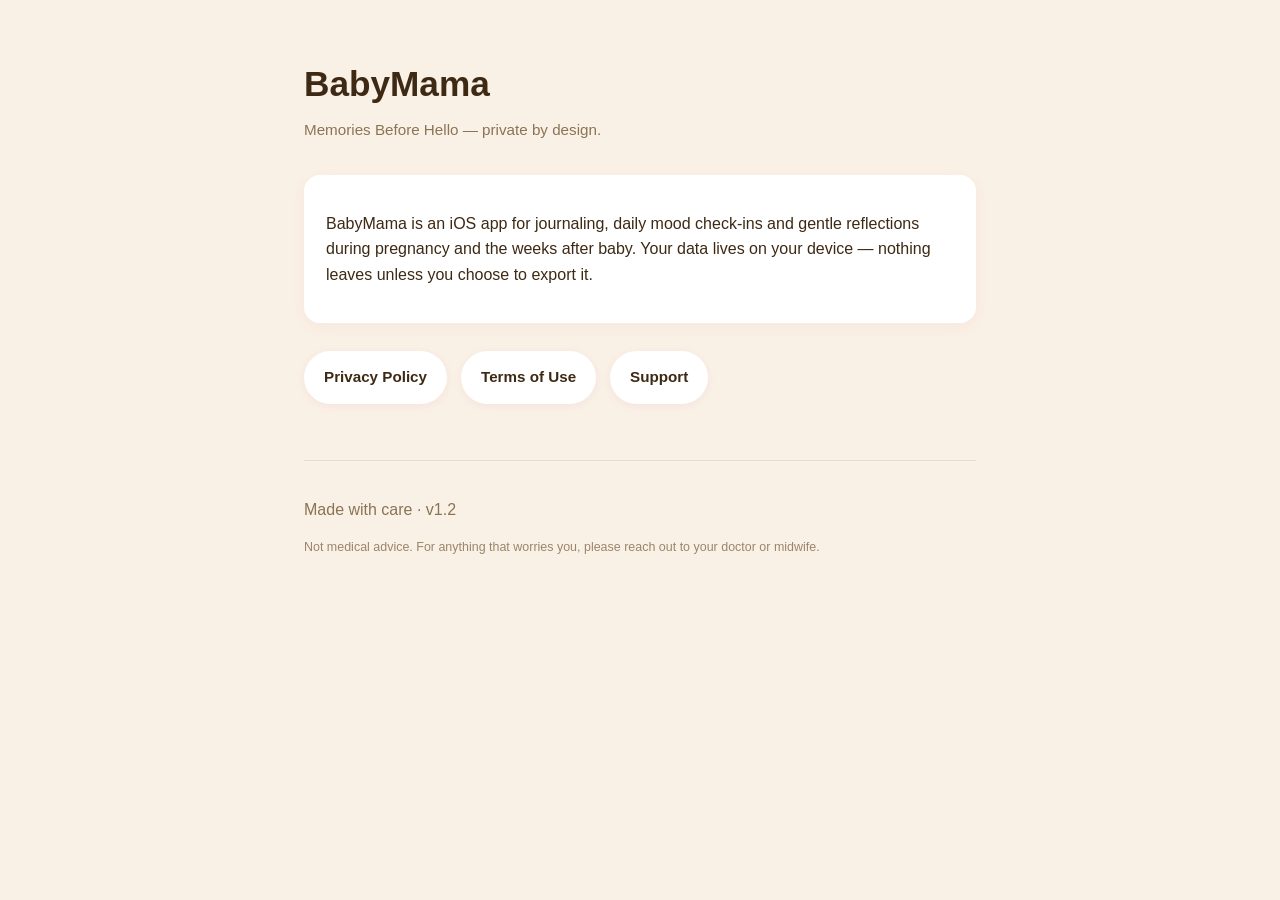
<file: index.html>
<!DOCTYPE html>
<html lang="en">
<head>
<meta charset="UTF-8">
<meta name="viewport" content="width=device-width,initial-scale=1">
<title>BabyMama</title>
<link rel="stylesheet" href="style.css">
</head>
<body>
<main class="wrap">
  <header>
    <h1>BabyMama</h1>
    <p class="tag">Memories Before Hello — private by design.</p>
  </header>

  <section class="card">
    <p>BabyMama is an iOS app for journaling, daily mood check-ins and gentle reflections during pregnancy and the weeks after baby. Your data lives on your device — nothing leaves unless you choose to export it.</p>
  </section>

  <nav class="links">
    <a href="privacy.html">Privacy Policy</a>
    <a href="terms.html">Terms of Use</a>
    <a href="support.html">Support</a>
  </nav>

  <footer>
    <p>Made with care · v1.2</p>
    <p class="fine">Not medical advice. For anything that worries you, please reach out to your doctor or midwife.</p>
  </footer>
</main>
</body>
</html>
</file>
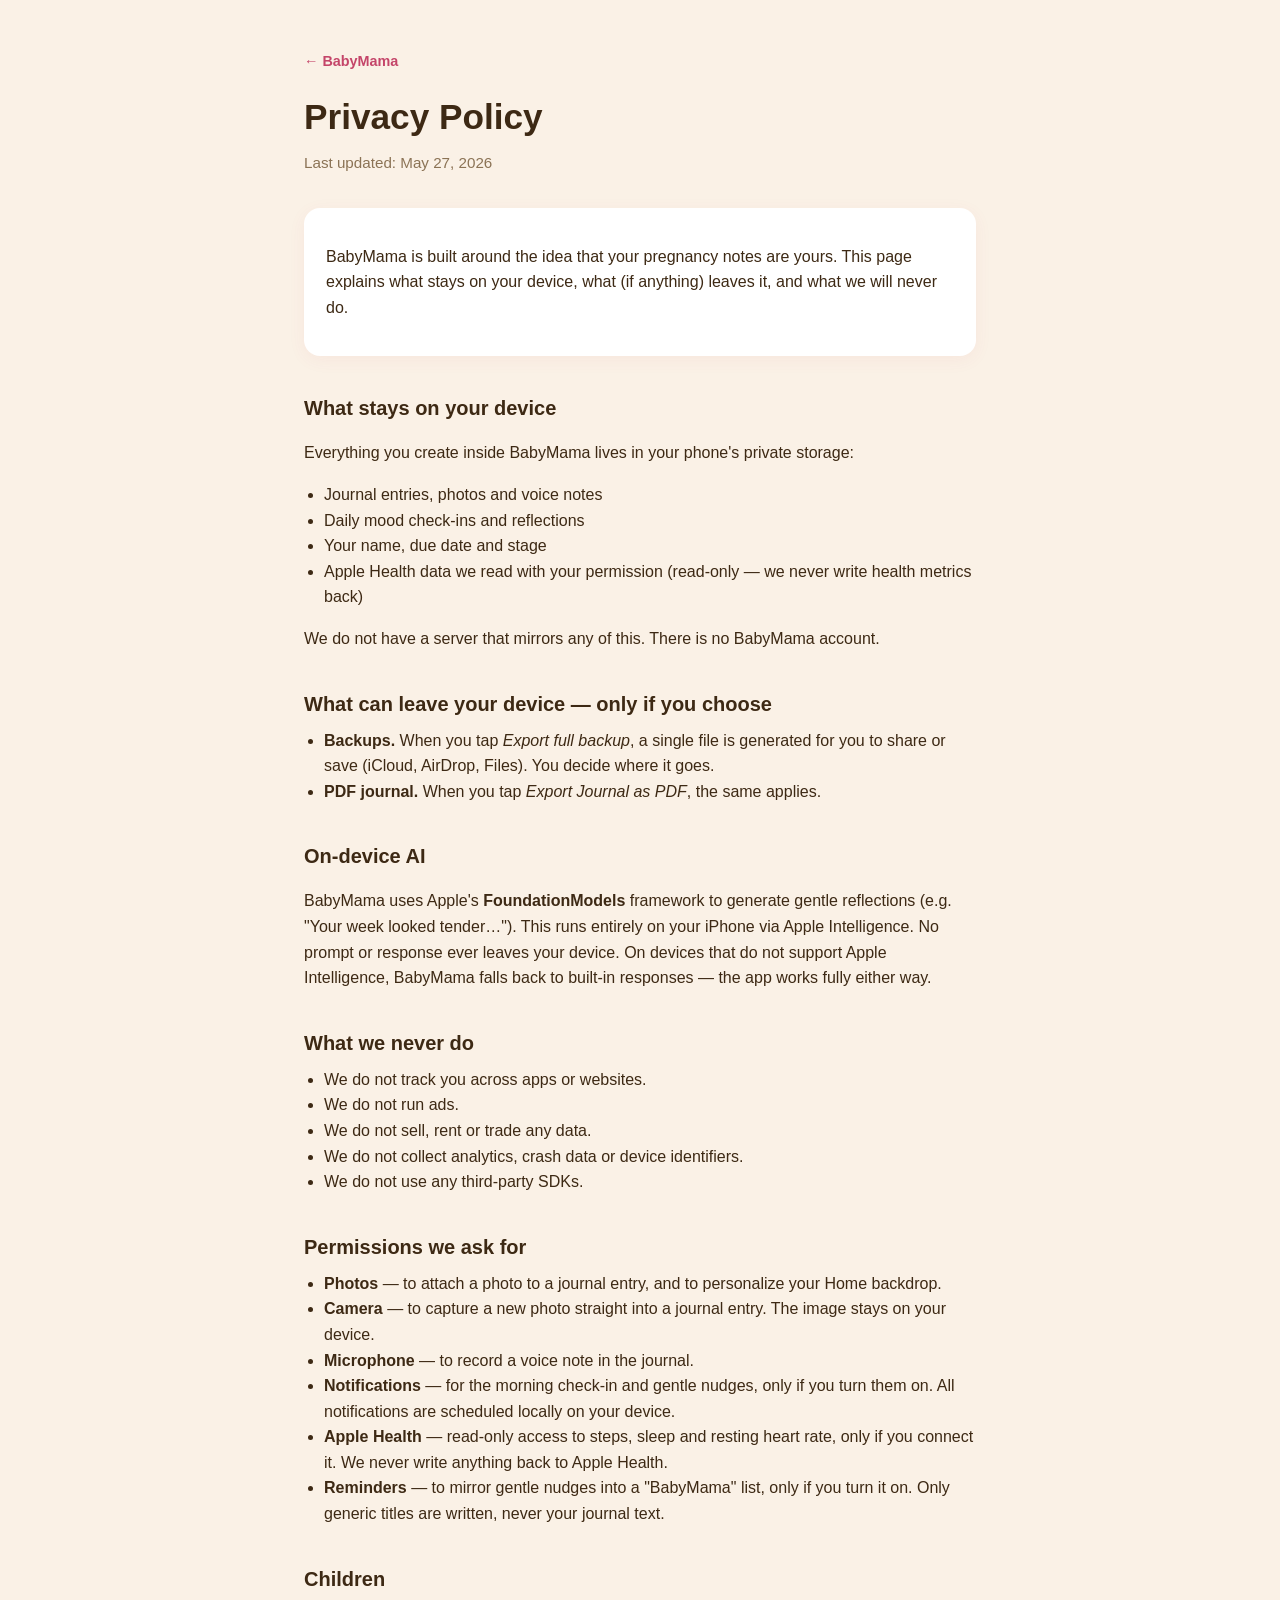
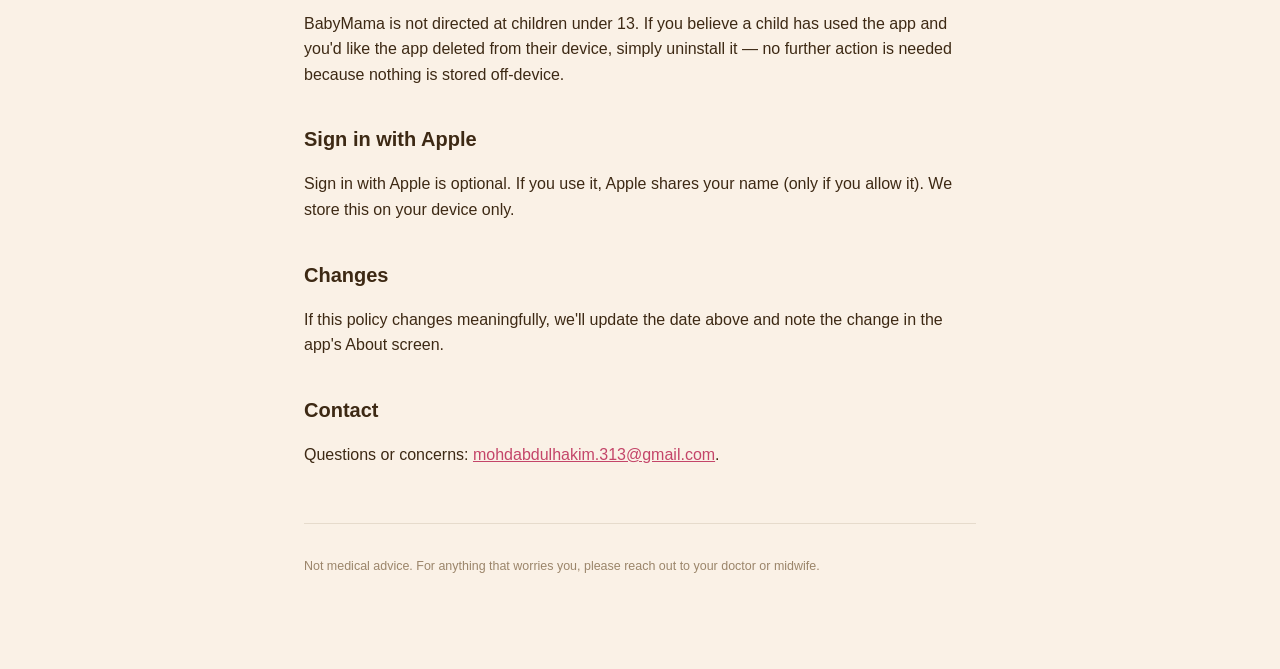
<file: privacy.html>
<!DOCTYPE html>
<html lang="en">
<head>
<meta charset="UTF-8">
<meta name="viewport" content="width=device-width,initial-scale=1">
<title>Privacy Policy · BabyMama</title>
<link rel="stylesheet" href="style.css">
</head>
<body>
<main class="wrap">
  <header>
    <a class="back" href="index.html">← BabyMama</a>
    <h1>Privacy Policy</h1>
    <p class="tag">Last updated: May 27, 2026</p>
  </header>

  <section class="card">
    <p>BabyMama is built around the idea that your pregnancy notes are yours. This page explains what stays on your device, what (if anything) leaves it, and what we will never do.</p>
  </section>

  <h2>What stays on your device</h2>
  <p>Everything you create inside BabyMama lives in your phone's private storage:</p>
  <ul>
    <li>Journal entries, photos and voice notes</li>
    <li>Daily mood check-ins and reflections</li>
    <li>Your name, due date and stage</li>
    <li>Apple Health data we read with your permission (read-only — we never write health metrics back)</li>
  </ul>
  <p>We do not have a server that mirrors any of this. There is no BabyMama account.</p>

  <h2>What can leave your device — only if you choose</h2>
  <ul>
    <li><strong>Backups.</strong> When you tap <em>Export full backup</em>, a single file is generated for you to share or save (iCloud, AirDrop, Files). You decide where it goes.</li>
    <li><strong>PDF journal.</strong> When you tap <em>Export Journal as PDF</em>, the same applies.</li>
  </ul>

  <h2>On-device AI</h2>
  <p>BabyMama uses Apple's <strong>FoundationModels</strong> framework to generate gentle reflections (e.g. "Your week looked tender…"). This runs entirely on your iPhone via Apple Intelligence. No prompt or response ever leaves your device. On devices that do not support Apple Intelligence, BabyMama falls back to built-in responses — the app works fully either way.</p>

  <h2>What we never do</h2>
  <ul>
    <li>We do not track you across apps or websites.</li>
    <li>We do not run ads.</li>
    <li>We do not sell, rent or trade any data.</li>
    <li>We do not collect analytics, crash data or device identifiers.</li>
    <li>We do not use any third-party SDKs.</li>
  </ul>

  <h2>Permissions we ask for</h2>
  <ul>
    <li><strong>Photos</strong> — to attach a photo to a journal entry, and to personalize your Home backdrop.</li>
    <li><strong>Camera</strong> — to capture a new photo straight into a journal entry. The image stays on your device.</li>
    <li><strong>Microphone</strong> — to record a voice note in the journal.</li>
    <li><strong>Notifications</strong> — for the morning check-in and gentle nudges, only if you turn them on. All notifications are scheduled locally on your device.</li>
    <li><strong>Apple Health</strong> — read-only access to steps, sleep and resting heart rate, only if you connect it. We never write anything back to Apple Health.</li>
    <li><strong>Reminders</strong> — to mirror gentle nudges into a "BabyMama" list, only if you turn it on. Only generic titles are written, never your journal text.</li>
  </ul>

  <h2>Children</h2>
  <p>BabyMama is not directed at children under 13. If you believe a child has used the app and you'd like the app deleted from their device, simply uninstall it — no further action is needed because nothing is stored off-device.</p>

  <h2>Sign in with Apple</h2>
  <p>Sign in with Apple is optional. If you use it, Apple shares your name (only if you allow it). We store this on your device only.</p>

  <h2>Changes</h2>
  <p>If this policy changes meaningfully, we'll update the date above and note the change in the app's About screen.</p>

  <h2>Contact</h2>
  <p>Questions or concerns: <a href="mailto:mohdabdulhakim.313@gmail.com">mohdabdulhakim.313@gmail.com</a>.</p>

  <footer>
    <p class="fine">Not medical advice. For anything that worries you, please reach out to your doctor or midwife.</p>
  </footer>
</main>
</body>
</html>
</file>
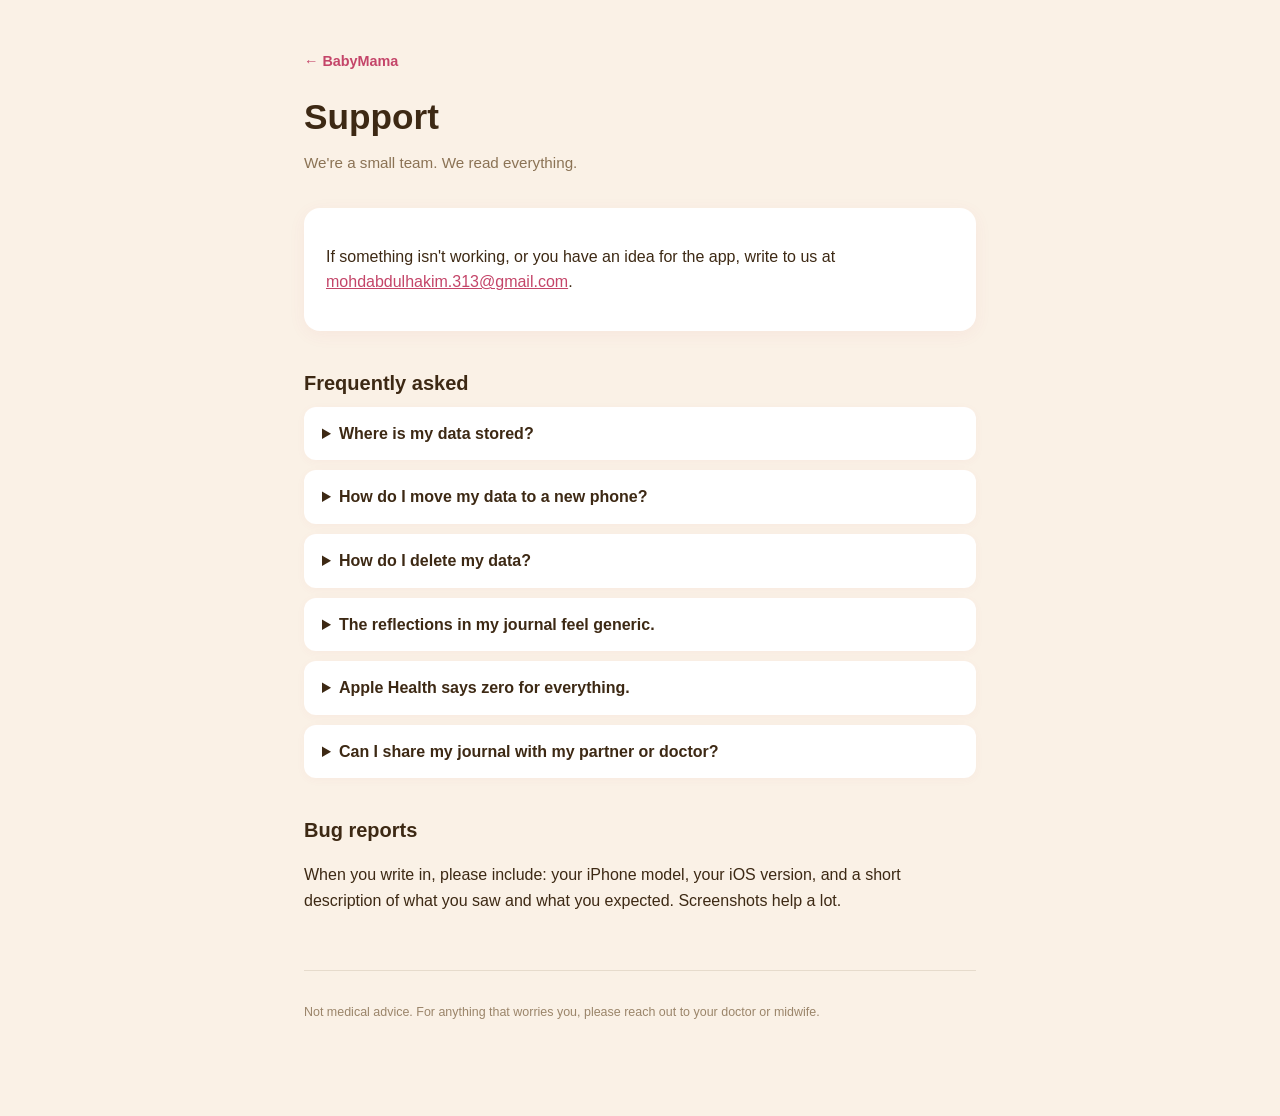
<file: support.html>
<!DOCTYPE html>
<html lang="en">
<head>
<meta charset="UTF-8">
<meta name="viewport" content="width=device-width,initial-scale=1">
<title>Support · BabyMama</title>
<link rel="stylesheet" href="style.css">
</head>
<body>
<main class="wrap">
  <header>
    <a class="back" href="index.html">← BabyMama</a>
    <h1>Support</h1>
    <p class="tag">We're a small team. We read everything.</p>
  </header>

  <section class="card">
    <p>If something isn't working, or you have an idea for the app, write to us at <a href="mailto:mohdabdulhakim.313@gmail.com">mohdabdulhakim.313@gmail.com</a>.</p>
  </section>

  <h2>Frequently asked</h2>

  <details>
    <summary>Where is my data stored?</summary>
    <p>On your iPhone, in BabyMama's private storage. There is no central server holding your journal, photos or voice notes.</p>
  </details>

  <details>
    <summary>How do I move my data to a new phone?</summary>
    <p>On your old phone: Profile → Backup → <em>Export full backup</em>. Save the file to iCloud Drive or AirDrop it across.<br>
    On the new phone: install BabyMama, on the welcome screen tap <em>Restore from backup</em>, pick the file. Everything comes back.</p>
  </details>

  <details>
    <summary>How do I delete my data?</summary>
    <p>Uninstall the app. Because nothing is stored off-device, that's it. If you've shared a backup file somewhere (iCloud, email), delete that too.</p>
  </details>

  <details>
    <summary>The reflections in my journal feel generic.</summary>
    <p>BabyMama's gentle reflections use Apple Intelligence running on your iPhone. On devices that support it (iPhone 15 Pro / Pro Max, iPhone 16 line and newer), you get personalised responses. On older iPhones the app uses built-in responses — the experience still works, just without the on-device AI.</p>
  </details>

  <details>
    <summary>Apple Health says zero for everything.</summary>
    <p>Open the Health app → Sharing → Apps & Services → BabyMama, and turn on Steps, Sleep and Heart Rate. iOS sometimes doesn't grant categories until you do this manually.</p>
  </details>

  <details>
    <summary>Can I share my journal with my partner or doctor?</summary>
    <p>Yes — Profile → Journal → <em>Export Journal as PDF</em>. You decide who sees it.</p>
  </details>

  <h2>Bug reports</h2>
  <p>When you write in, please include: your iPhone model, your iOS version, and a short description of what you saw and what you expected. Screenshots help a lot.</p>

  <footer>
    <p class="fine">Not medical advice. For anything that worries you, please reach out to your doctor or midwife.</p>
  </footer>
</main>
</body>
</html>
</file>
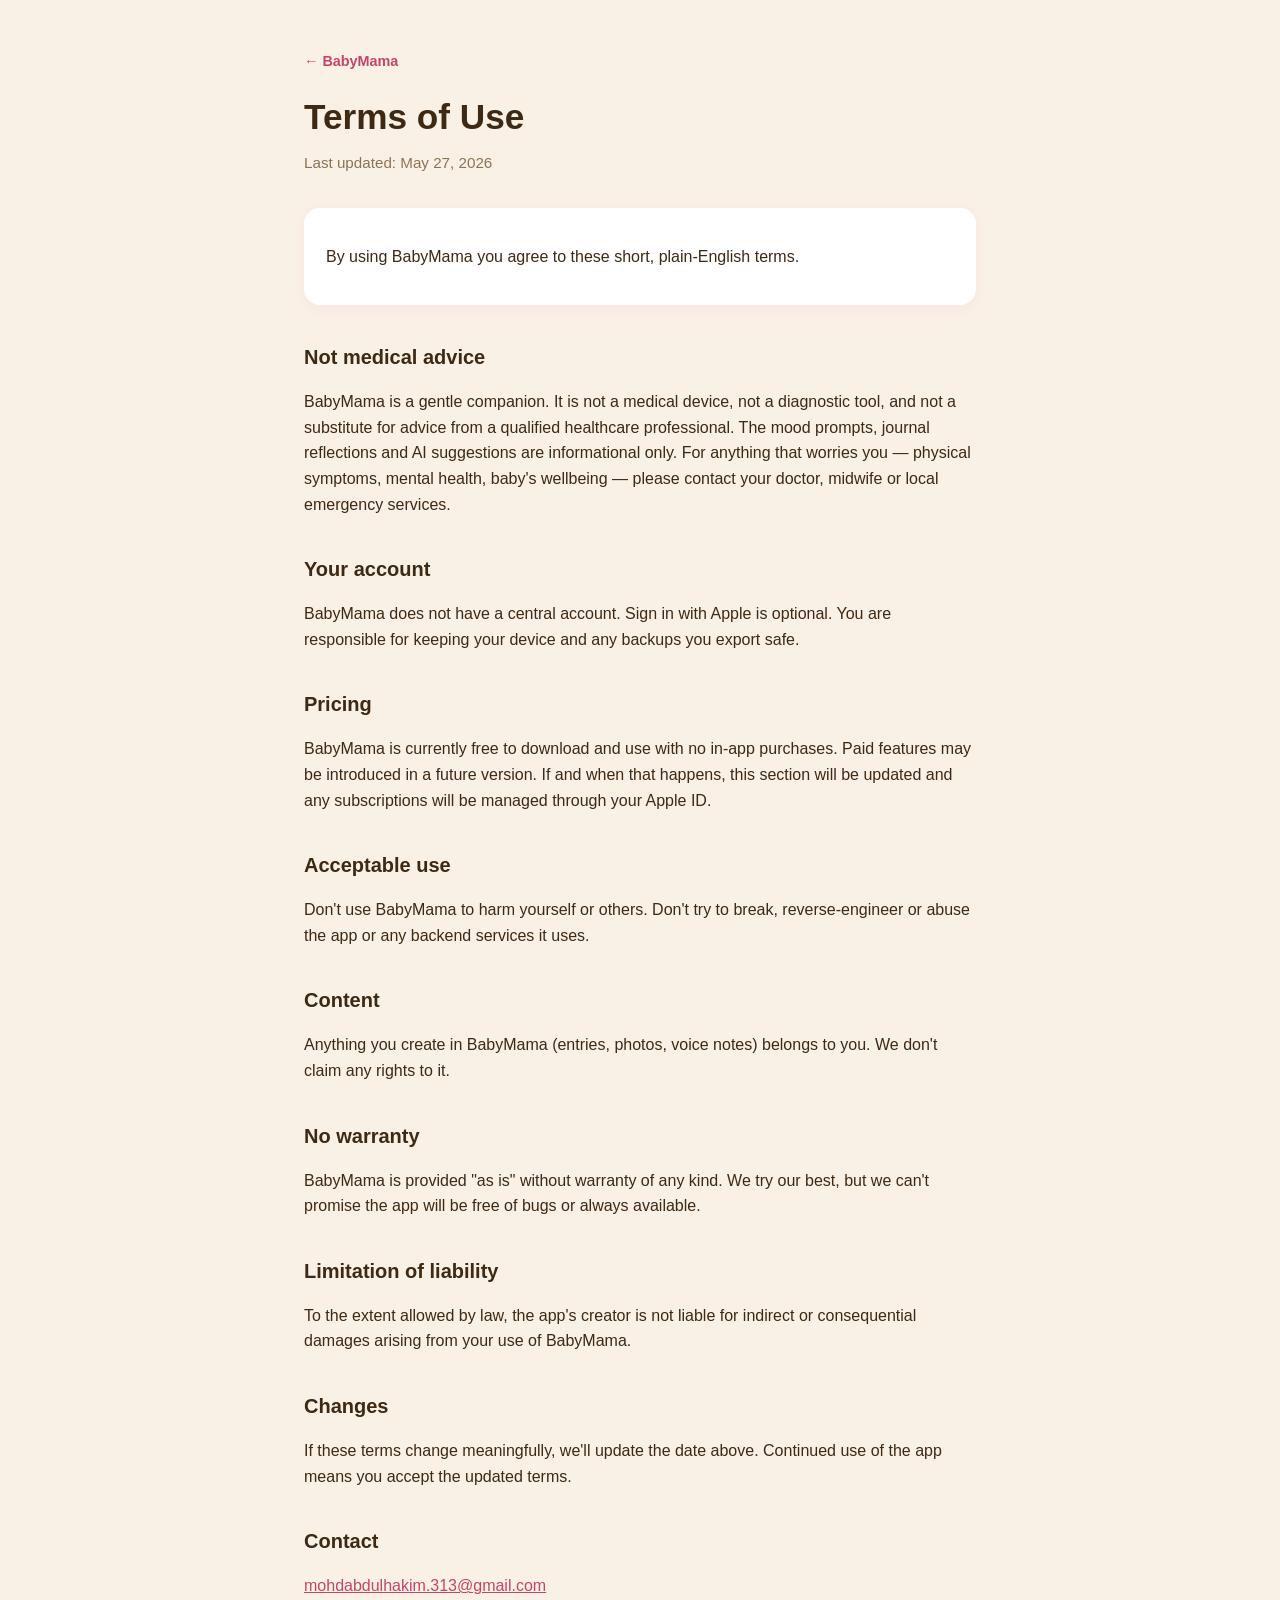
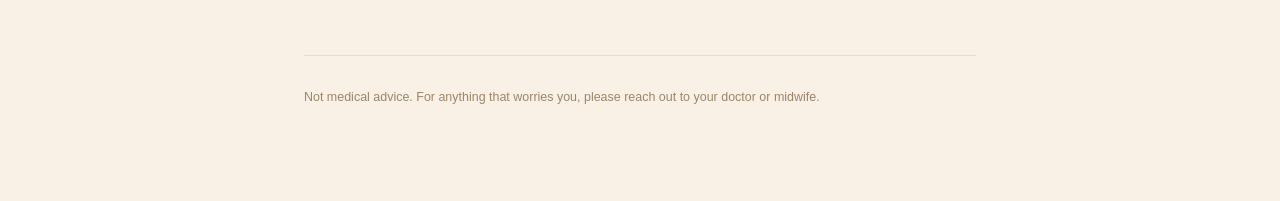
<file: terms.html>
<!DOCTYPE html>
<html lang="en">
<head>
<meta charset="UTF-8">
<meta name="viewport" content="width=device-width,initial-scale=1">
<title>Terms of Use · BabyMama</title>
<link rel="stylesheet" href="style.css">
</head>
<body>
<main class="wrap">
  <header>
    <a class="back" href="index.html">← BabyMama</a>
    <h1>Terms of Use</h1>
    <p class="tag">Last updated: May 27, 2026</p>
  </header>

  <section class="card">
    <p>By using BabyMama you agree to these short, plain-English terms.</p>
  </section>

  <h2>Not medical advice</h2>
  <p>BabyMama is a gentle companion. It is not a medical device, not a diagnostic tool, and not a substitute for advice from a qualified healthcare professional. The mood prompts, journal reflections and AI suggestions are informational only. For anything that worries you — physical symptoms, mental health, baby's wellbeing — please contact your doctor, midwife or local emergency services.</p>

  <h2>Your account</h2>
  <p>BabyMama does not have a central account. Sign in with Apple is optional. You are responsible for keeping your device and any backups you export safe.</p>

  <h2>Pricing</h2>
  <p>BabyMama is currently free to download and use with no in-app purchases. Paid features may be introduced in a future version. If and when that happens, this section will be updated and any subscriptions will be managed through your Apple ID.</p>

  <h2>Acceptable use</h2>
  <p>Don't use BabyMama to harm yourself or others. Don't try to break, reverse-engineer or abuse the app or any backend services it uses.</p>

  <h2>Content</h2>
  <p>Anything you create in BabyMama (entries, photos, voice notes) belongs to you. We don't claim any rights to it.</p>

  <h2>No warranty</h2>
  <p>BabyMama is provided "as is" without warranty of any kind. We try our best, but we can't promise the app will be free of bugs or always available.</p>

  <h2>Limitation of liability</h2>
  <p>To the extent allowed by law, the app's creator is not liable for indirect or consequential damages arising from your use of BabyMama.</p>

  <h2>Changes</h2>
  <p>If these terms change meaningfully, we'll update the date above. Continued use of the app means you accept the updated terms.</p>

  <h2>Contact</h2>
  <p><a href="mailto:mohdabdulhakim.313@gmail.com">mohdabdulhakim.313@gmail.com</a></p>

  <footer>
    <p class="fine">Not medical advice. For anything that worries you, please reach out to your doctor or midwife.</p>
  </footer>
</main>
</body>
</html>
</file>
<file: style.css>
/* BabyMama legal site — soft cream + deep rose */
:root {
  --cream:  #FAF1E6;
  --rose:   #C44569;
  --pink:   #F4B6C2;
  --taupe:  #8B7355;
  --dark:   #3D2914;
  --blush:  #F8E4E1;
}

* { box-sizing: border-box; }

html, body {
  margin: 0;
  padding: 0;
  font-family: -apple-system, BlinkMacSystemFont, "Segoe UI", "Helvetica Neue", Arial, sans-serif;
  -webkit-font-smoothing: antialiased;
  background: var(--cream);
  color: var(--dark);
  line-height: 1.6;
}

.wrap {
  max-width: 720px;
  margin: 0 auto;
  padding: 48px 24px 80px;
}

header { margin-bottom: 32px; }

header h1 {
  font-size: 2.2rem;
  margin: 8px 0 6px;
  color: var(--dark);
}

.tag {
  margin: 0;
  color: var(--taupe);
  font-size: 0.95rem;
}

.back {
  display: inline-block;
  text-decoration: none;
  color: var(--rose);
  font-weight: 600;
  font-size: 0.9rem;
  margin-bottom: 8px;
}
.back:hover { text-decoration: underline; }

.card {
  background: white;
  border-radius: 16px;
  padding: 20px 22px;
  margin-bottom: 28px;
  box-shadow: 0 4px 18px rgba(196, 69, 105, 0.06);
}

h2 {
  margin-top: 36px;
  margin-bottom: 8px;
  font-size: 1.25rem;
  color: var(--dark);
}

p, li { font-size: 1rem; }

ul {
  padding-left: 20px;
  margin: 8px 0 16px;
}

a {
  color: var(--rose);
}

.links {
  display: flex;
  gap: 14px;
  flex-wrap: wrap;
  margin: 24px 0;
}

.links a {
  display: inline-block;
  background: white;
  padding: 14px 20px;
  border-radius: 999px;
  text-decoration: none;
  color: var(--dark);
  font-weight: 600;
  font-size: 0.95rem;
  box-shadow: 0 2px 10px rgba(196, 69, 105, 0.08);
  transition: transform 0.15s ease;
}
.links a:hover {
  transform: translateY(-1px);
  color: var(--rose);
}

details {
  background: white;
  border-radius: 12px;
  padding: 14px 18px;
  margin-bottom: 10px;
  box-shadow: 0 2px 10px rgba(196, 69, 105, 0.04);
}
details summary {
  cursor: pointer;
  font-weight: 600;
  color: var(--dark);
}
details[open] summary { color: var(--rose); }
details p { margin-top: 10px; }

footer {
  margin-top: 56px;
  padding-top: 20px;
  border-top: 1px solid rgba(139, 115, 85, 0.18);
  color: var(--taupe);
  font-size: 0.85rem;
}

.fine { font-size: 0.78rem; opacity: 0.85; }

@media (max-width: 480px) {
  .wrap { padding: 32px 18px 60px; }
  header h1 { font-size: 1.8rem; }
}
</file>
